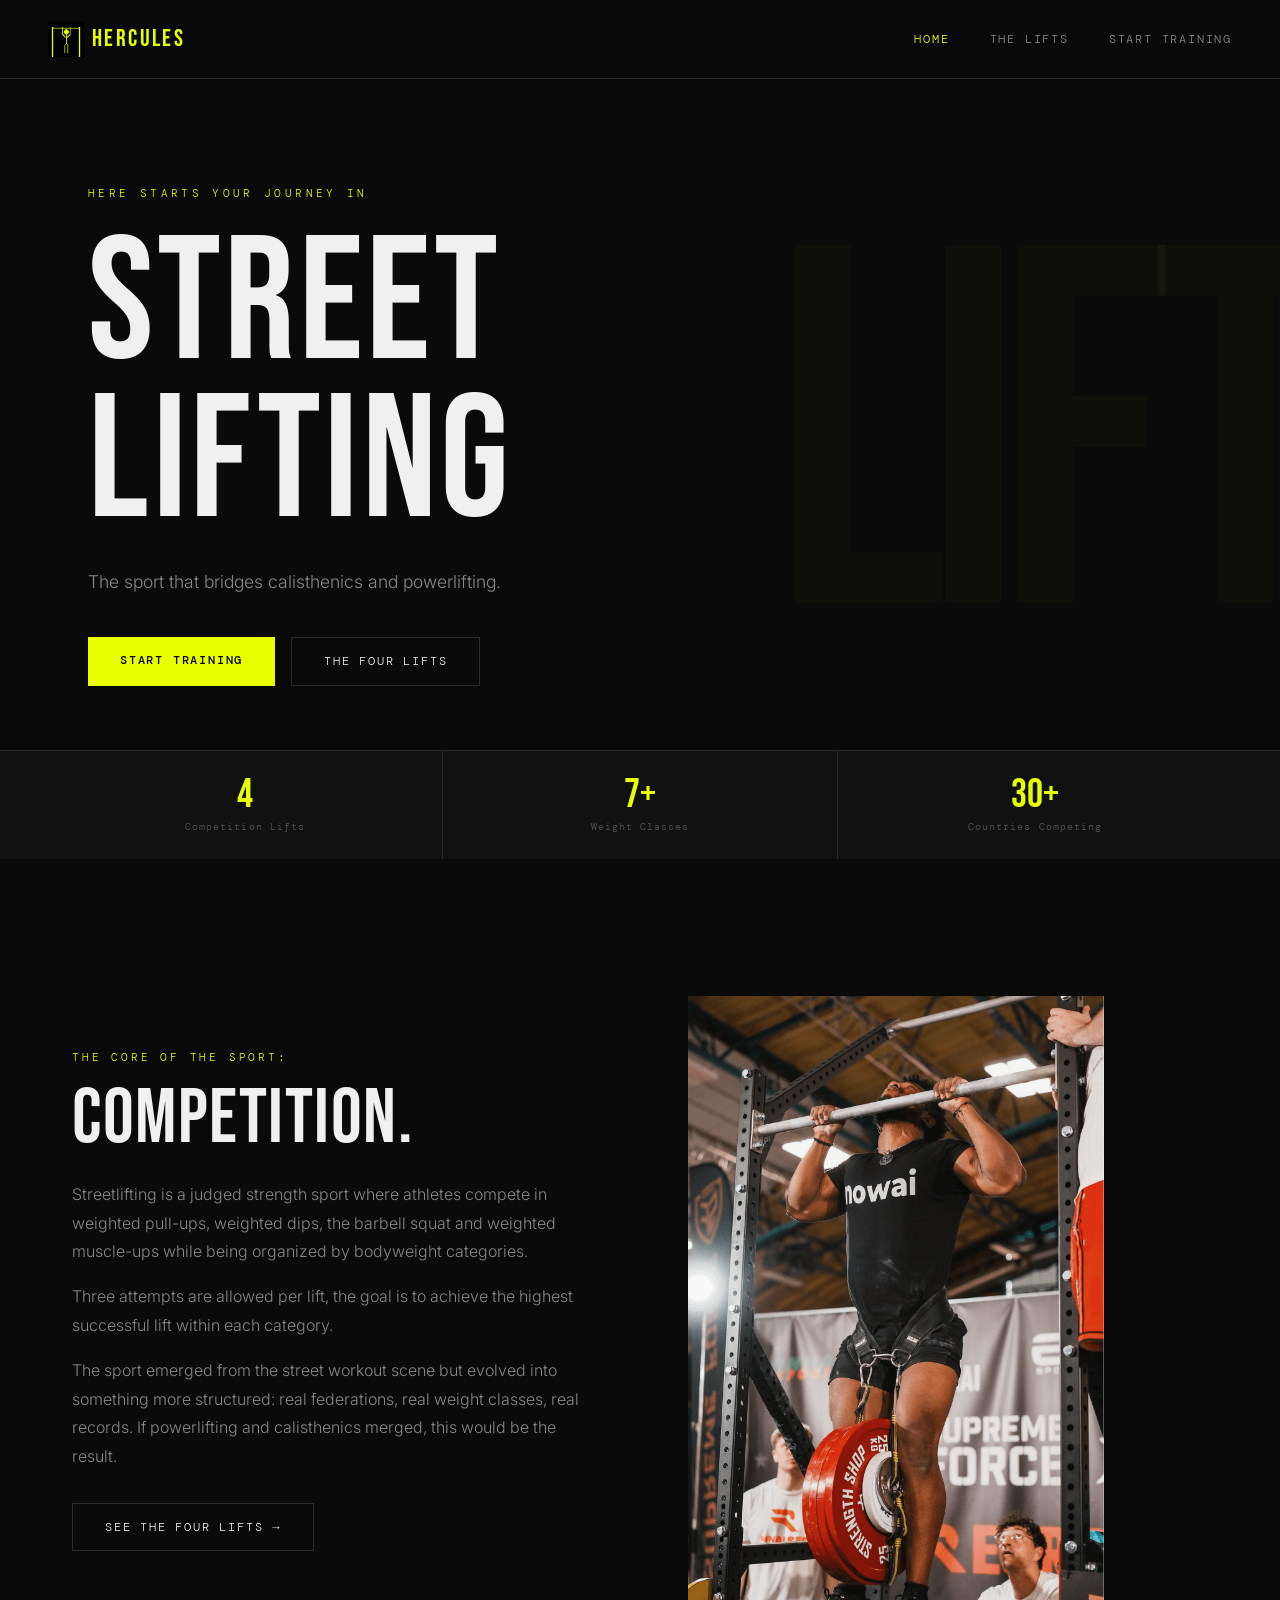
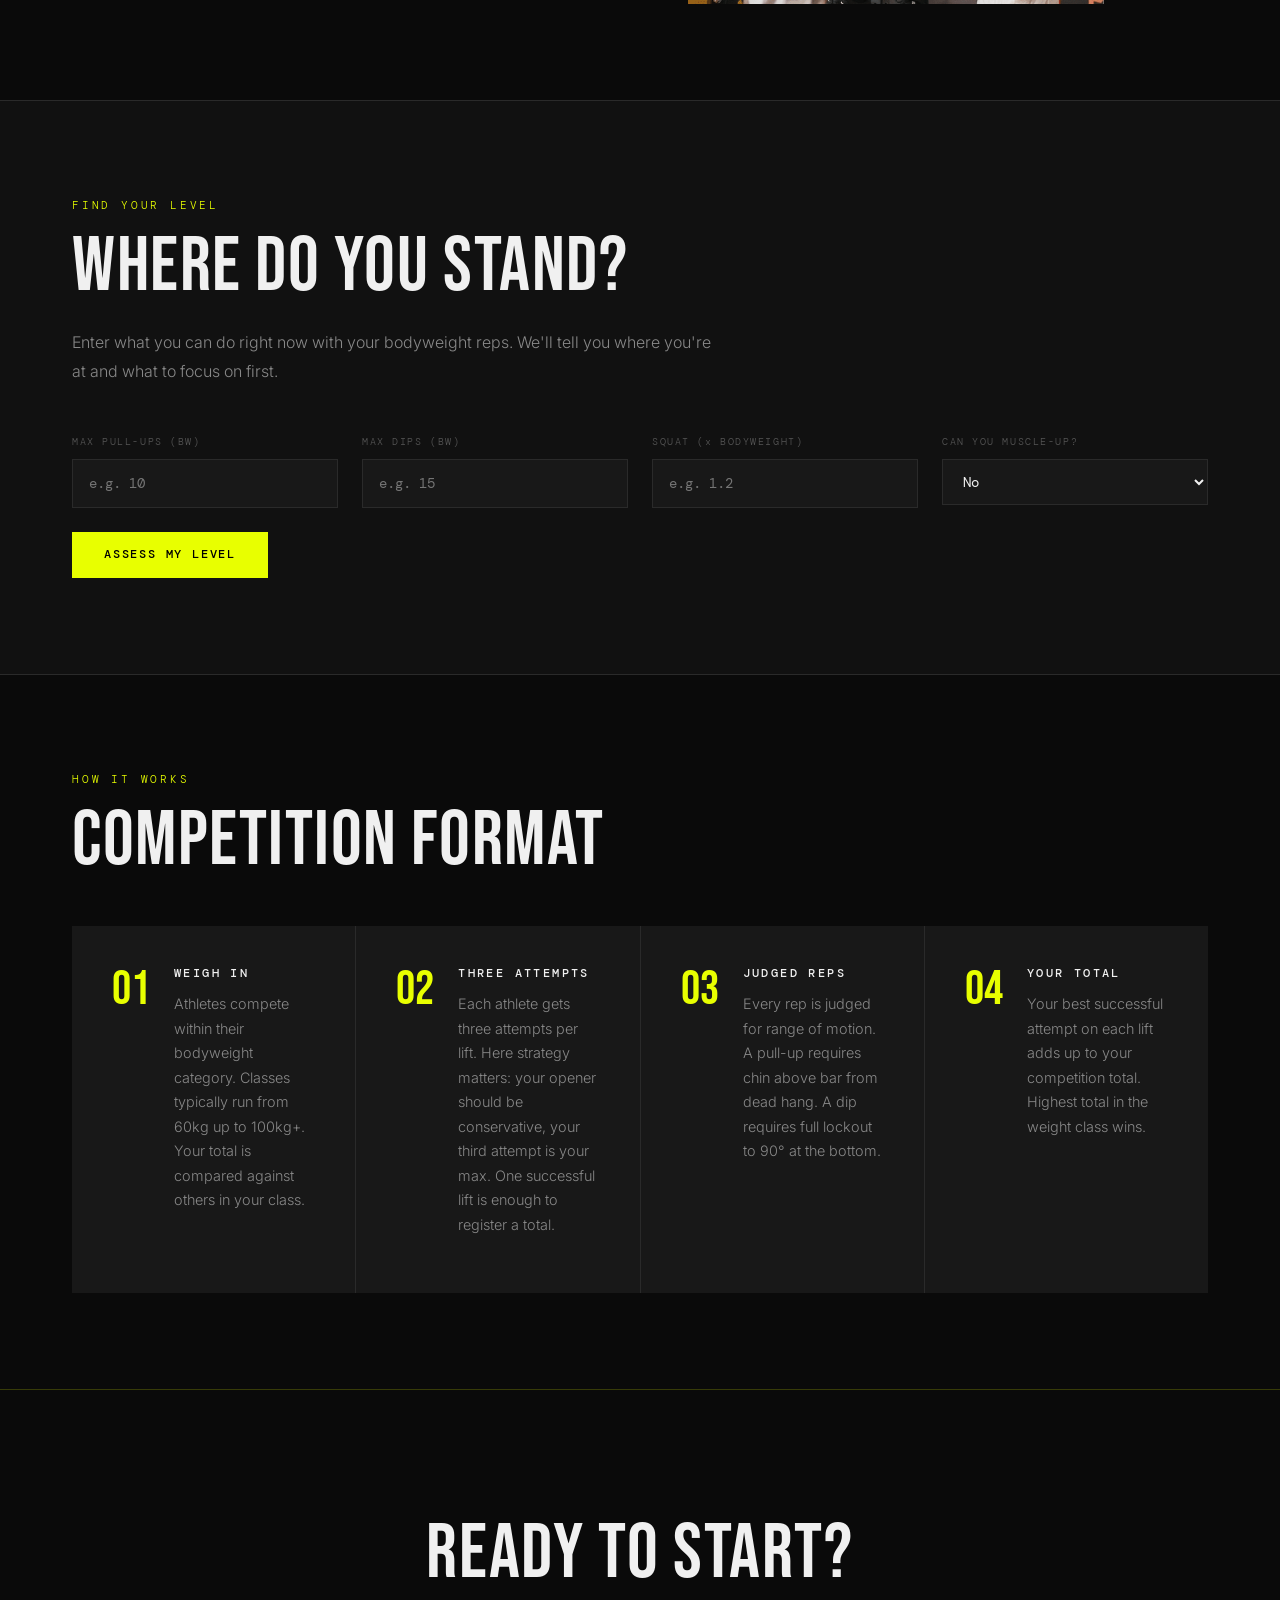
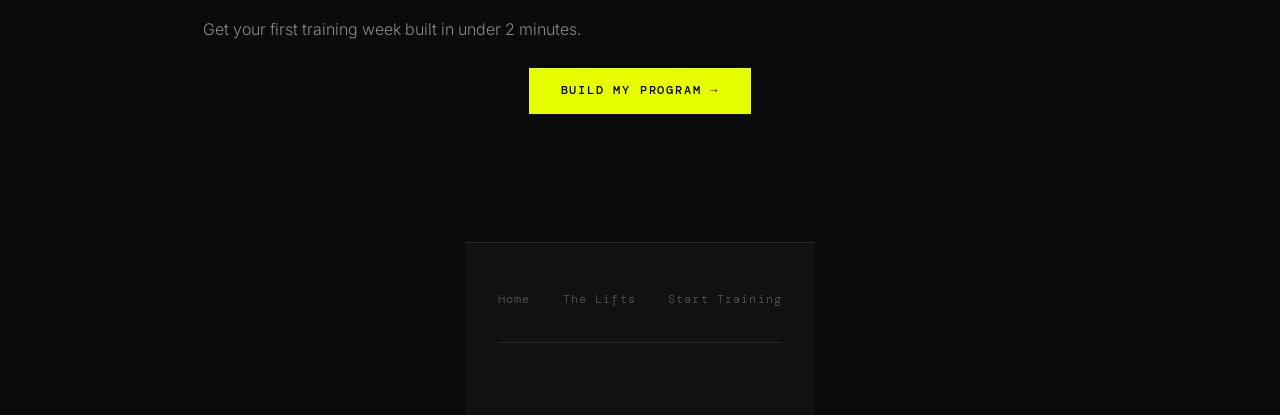
<file: index.html>
<!DOCTYPE html>
<html lang="en">
<head>
  <meta charset="UTF-8" />
  <meta name="viewport" content="width=device-width, initial-scale=1.0" />
  <title>STREETLIFTING: The Sport</title>
  <link rel="icon" href="favicon.ico" />
  <meta property="og:type" content="website" />
  <meta property="og:url" content="https://hercules-strenght.vercel.app/" />
  <meta property="og:title" content="STREETLIFTING: The Sport" />
  <meta property="og:description" content="The sport that bridges calisthenics and powerlifting. Learn the four lifts and start training." />
  <meta property="og:image" content="https://hercules-strenght.vercel.app/favicon.ico" />
  <meta name="twitter:card" content="summary" />
  <meta name="twitter:image" content="https://hercules-strenght.vercel.app/favicon.ico" />
  <link rel="stylesheet" href="https://cdn.jsdelivr.net/npm/bootstrap@5.3.3/dist/css/bootstrap.min.css" />
  <link rel="stylesheet" href="css/style.css" />
  <link href="https://fonts.googleapis.com/css2?family=Bebas+Neue&family=DM+Mono:wght@400;500&family=Inter:wght@300;400;500&display=swap" rel="stylesheet" />
</head>
<body>

  <!-- NAV -->
  <nav class="site-nav" id="navbar">
    <a href="index.html" class="nav-logo"><img src="favicon.ico" class="nav-logo-icon" alt="" />HERCULES</a>
    <div class="nav-links">
      <a href="index.html" class="active">HOME</a>
      <a href="lifts.html">THE LIFTS</a>
      <a href="start.html">START TRAINING</a>
    </div>
    <div class="nav-hamburger" id="hamburger">&#9776;</div>
  </nav>
  <div class="nav-mobile" id="mobileMenu">
    <a href="index.html">HOME</a>
    <a href="lifts.html">THE LIFTS</a>
    <a href="start.html">START TRAINING</a>
  </div>

  <!-- HERO -->
  <section class="hero">
    <div class="hero-bg-text">LIFT</div>
    <div class="hero-content">
      <div class="hero-eyebrow">HERE STARTS YOUR JOURNEY IN</div>
      <h1 class="hero-title">STREET<br/>LIFTING</h1>
      <p class="hero-sub">The sport that bridges calisthenics and powerlifting.</p>
      <div class="hero-cta-row">
        <a href="start.html" class="btn-primary-sl">START TRAINING</a>
        <a href="lifts.html" class="btn-ghost-sl">THE FOUR LIFTS</a>
      </div>
    </div>
    <div class="hero-stats-bar">
      <div class="hero-stat"><span class="stat-num">4</span><span class="stat-label">Competition Lifts</span></div>
      <div class="hero-stat"><span class="stat-num">7+</span><span class="stat-label">Weight Classes</span></div>
      <div class="hero-stat"><span class="stat-num">30+</span><span class="stat-label">Countries Competing</span></div>
    </div>
  </section>

  <!-- WHAT IS IT -->
  <section class="section-dark">
    <div class="container-sl">
      <div class="split-layout">
        <div class="split-text">
          <div class="section-eyebrow">THE CORE OF THE SPORT:</div>
          <h2 class="section-title">COMPETITION.</h2>
          <p class="body-text">Streetlifting is a judged strength sport where athletes compete in weighted pull-ups, weighted dips, the barbell squat and weighted muscle-ups while being organized by bodyweight categories.</p>
          <p class="body-text">Three attempts are allowed per lift, the goal is to achieve the highest successful lift within each category.</p>
          <p class="body-text">The sport emerged from the street workout scene but evolved into something more structured: real federations, real weight classes, real records. If powerlifting and calisthenics merged, this would be the result.</p>
          <a href="lifts.html" class="btn-ghost-sl mt-3 d-inline-block">SEE THE FOUR LIFTS →</a>
        </div>
        <div class="split-image">
          <img src="images/streetlifting.png" alt="Streetlifting competition" class="split-img" />
        </div>
      </div>
    </div>
  </section>

  <!-- SELF ASSESSMENT -->
  <section class="section-accent">
    <div class="container-sl">
      <div class="section-eyebrow">FIND YOUR LEVEL</div>
      <h2 class="section-title">WHERE DO YOU STAND?</h2>
      <p class="body-text mb-5">Enter what you can do right now with your bodyweight reps. We'll tell you where you're at and what to focus on first.</p>

      <div class="assessment-grid" id="assessmentForm">
        <div class="assess-input-group">
          <label class="assess-label">MAX PULL-UPS (BW)</label>
          <input type="number" class="assess-input" id="pullupReps" placeholder="e.g. 10" min="0" max="50" />
        </div>
        <div class="assess-input-group">
          <label class="assess-label">MAX DIPS (BW)</label>
          <input type="number" class="assess-input" id="dipReps" placeholder="e.g. 15" min="0" max="60" />
        </div>
        <div class="assess-input-group">
          <label class="assess-label">SQUAT (x BODYWEIGHT)</label>
          <input type="number" class="assess-input" id="squatBW" placeholder="e.g. 1.2" min="0" max="4" step="0.1" />
        </div>
        <div class="assess-input-group">
          <label class="assess-label">CAN YOU MUSCLE-UP?</label>
          <select class="assess-input" id="muscleupStatus">
            <option value="0">No</option>
            <option value="1">Yes (bodyweight)</option>
            <option value="2">Yes (weighted)</option>
          </select>
        </div>
      </div>

      <button class="btn-primary-sl mt-4" id="assessBtn">ASSESS MY LEVEL</button>

      <div class="assess-result hidden" id="assessResult"></div>
    </div>
  </section>

  <!-- COMPETITION FORMAT -->
  <section class="section-dark">
    <div class="container-sl">
      <div class="section-eyebrow">HOW IT WORKS</div>
      <h2 class="section-title">COMPETITION FORMAT</h2>
      <div class="format-steps">
        <div class="format-step">
          <div class="step-num">01</div>
          <div class="step-content">
            <h3>WEIGH IN</h3>
            <p>Athletes compete within their bodyweight category. Classes typically run from 60kg up to 100kg+. Your total is compared against others in your class.</p>
          </div>
        </div>
        <div class="format-step">
          <div class="step-num">02</div>
          <div class="step-content">
            <h3>THREE ATTEMPTS</h3>
            <p>Each athlete gets three attempts per lift. Here strategy matters: your opener should be conservative, your third attempt is your max. One successful lift is enough to register a total.</p>
          </div>
        </div>
        <div class="format-step">
          <div class="step-num">03</div>
          <div class="step-content">
            <h3>JUDGED REPS</h3>
            <p>Every rep is judged for range of motion. A pull-up requires chin above bar from dead hang. A dip requires full lockout to 90° at the bottom.</p>
          </div>
        </div>
        <div class="format-step">
          <div class="step-num">04</div>
          <div class="step-content">
            <h3>YOUR TOTAL</h3>
            <p>Your best successful attempt on each lift adds up to your competition total. Highest total in the weight class wins.</p>
          </div>
        </div>
      </div>
    </div>
  </section>

  <!-- CTA -->
  <section class="section-cta">
    <div class="container-sl text-center">
      <h2 class="section-title">READY TO START?</h2>
      <p class="body-text mb-4">Get your first training week built in under 2 minutes.</p>
      <a href="start.html" class="btn-primary-sl">BUILD MY PROGRAM →</a>
    </div>
  </section>

  <!-- FOOTER -->
  <footer class="site-footer">
    <div class="container-sl">
      <div class="footer-top">
        <div class="footer-links">
          <a href="index.html">Home</a>
          <a href="lifts.html">The Lifts</a>
          <a href="start.html">Start Training</a>
        </div>
      </div>
    </div>
  </footer>

  <script src="https://cdn.jsdelivr.net/npm/bootstrap@5.3.3/dist/js/bootstrap.bundle.min.js"></script>
  <script src="js/nav.js"></script>
  <script src="js/assessment.js"></script>
</body>
</html>
</file>
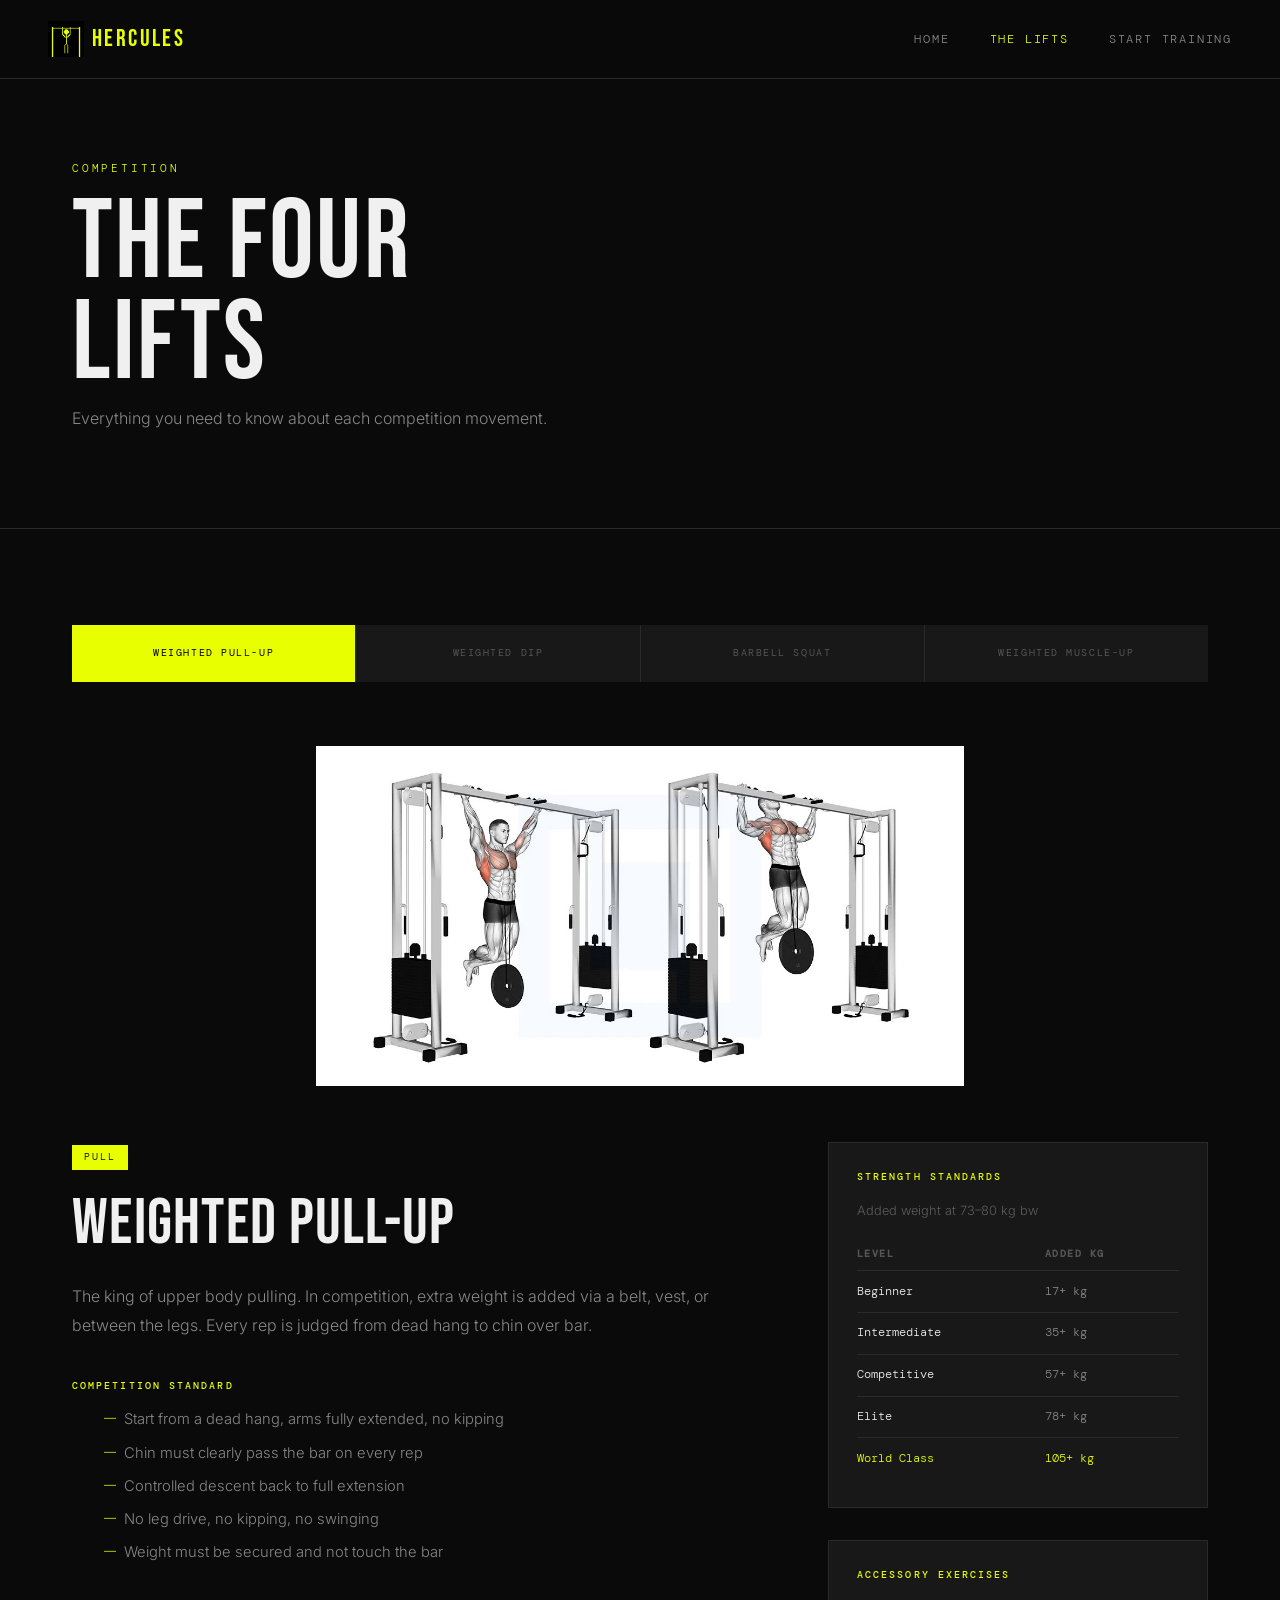
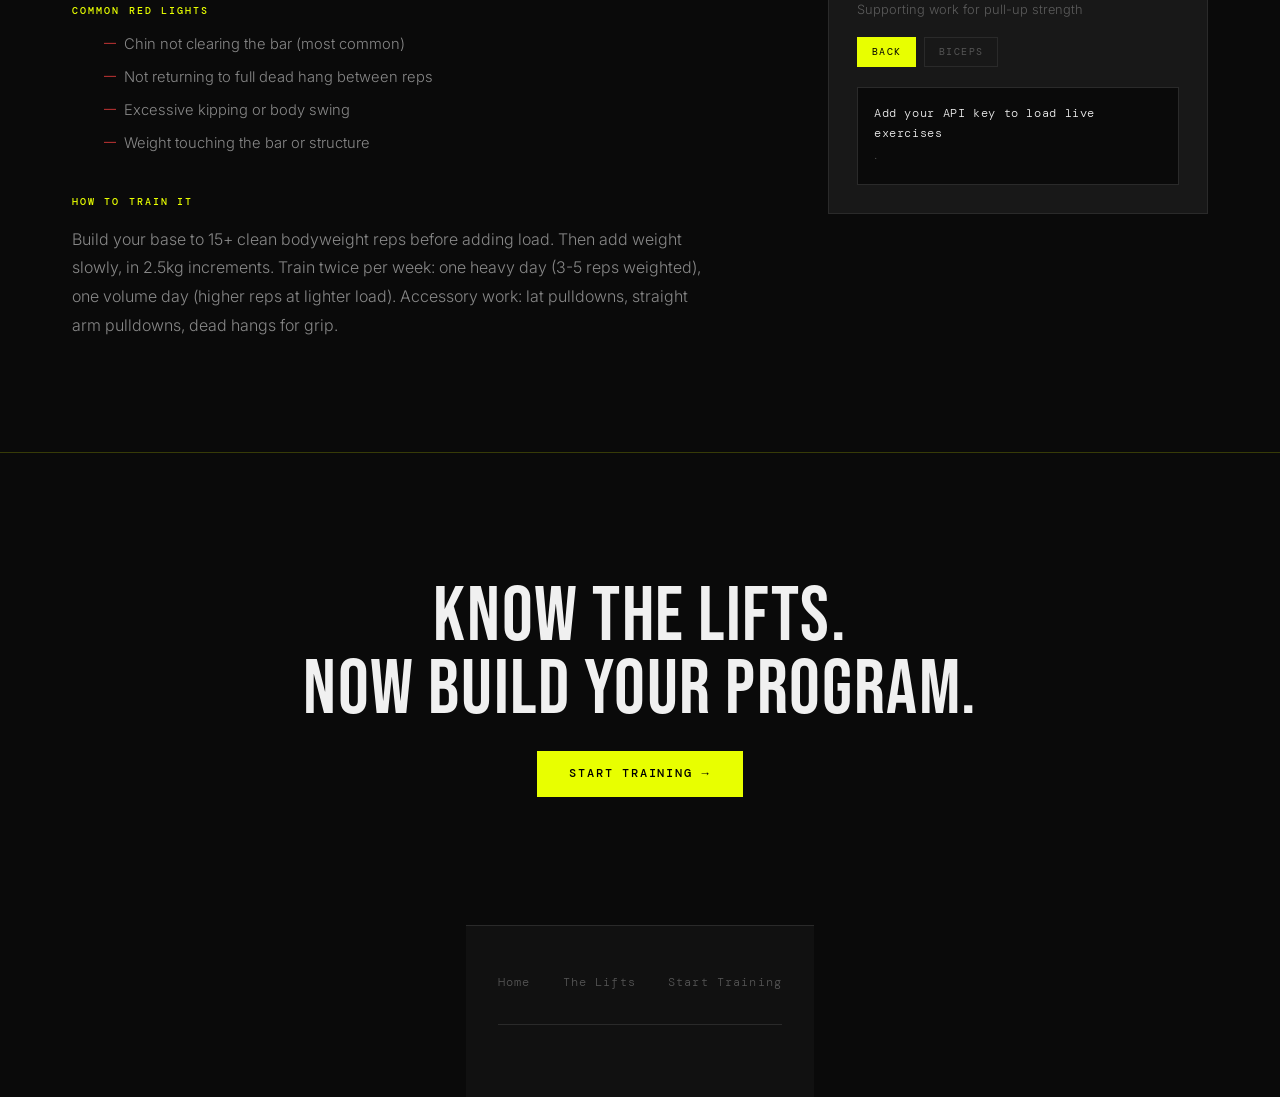
<file: lifts.html>
<!DOCTYPE html>
<html lang="en">
<head>
  <meta charset="UTF-8" />
  <meta name="viewport" content="width=device-width, initial-scale=1.0" />
  <title>The Four Lifts | STREETLIFTING</title>
  <link rel="icon" href="favicon.ico" />
  <meta property="og:type" content="website" />
  <meta property="og:url" content="https://hercules-strenght.vercel.app/lifts.html" />
  <meta property="og:title" content="The Four Lifts | STREETLIFTING" />
  <meta property="og:description" content="Everything you need to know about weighted pull-ups, weighted dips, barbell squat and weighted muscle-ups." />
  <meta property="og:image" content="https://hercules-strenght.vercel.app/favicon.ico" />
  <meta name="twitter:card" content="summary" />
  <meta name="twitter:image" content="https://hercules-strenght.vercel.app/favicon.ico" />
  <link rel="stylesheet" href="https://cdn.jsdelivr.net/npm/bootstrap@5.3.3/dist/css/bootstrap.min.css" />
  <link rel="stylesheet" href="css/style.css" />
  <link href="https://fonts.googleapis.com/css2?family=Bebas+Neue&family=DM+Mono:wght@400;500&family=Inter:wght@300;400;500&display=swap" rel="stylesheet" />
</head>
<body>

  <nav class="site-nav" id="navbar">
    <a href="index.html" class="nav-logo"><img src="favicon.ico" class="nav-logo-icon" alt="" />HERCULES</a>
    <div class="nav-links">
      <a href="index.html">HOME</a>
      <a href="lifts.html" class="active">THE LIFTS</a>
      <a href="start.html">START TRAINING</a>
    </div>
    <div class="nav-hamburger" id="hamburger">&#9776;</div>
  </nav>
  <div class="nav-mobile" id="mobileMenu">
    <a href="index.html">HOME</a>
    <a href="lifts.html">THE LIFTS</a>
    <a href="start.html">START TRAINING</a>
  </div>

  <!-- PAGE HEADER -->
  <section class="page-header">
    <div class="container-sl">
      <div class="section-eyebrow">COMPETITION</div>
      <h1 class="hero-title" style="font-size: clamp(3rem, 10vw, 7rem);">THE FOUR<br/>LIFTS</h1>
      <p class="body-text">Everything you need to know about each competition movement.</p>
    </div>
  </section>

  <!-- LIFT TABS -->
  <section class="section-dark">
    <div class="container-sl">
      <div class="lift-tabs" id="liftTabs">
        <button class="lift-tab active" data-lift="pullup">WEIGHTED PULL-UP</button>
        <button class="lift-tab" data-lift="dip">WEIGHTED DIP</button>
        <button class="lift-tab" data-lift="squat">BARBELL SQUAT</button>
        <button class="lift-tab" data-lift="muscleup">WEIGHTED MUSCLE-UP</button>
      </div>

      <!-- PULL-UP PANEL -->
      <div class="lift-panel active" id="panel-pullup">
        <img src="images/pullup.jpeg" alt="Weighted Pull-up" class="lift-panel-img" />
        <div class="lift-detail-layout">
          <div class="lift-detail-main">
            <div class="lift-badge">PULL</div>
            <h2 class="lift-detail-title">WEIGHTED PULL-UP</h2>
            <p class="body-text">The king of upper body pulling. In competition, extra weight is added via a belt, vest, or between the legs. Every rep is judged from dead hang to chin over bar.</p>

            <div class="detail-block">
              <h4 class="detail-heading">COMPETITION STANDARD</h4>
              <ul class="standards-list">
                <li>Start from a dead hang, arms fully extended, no kipping</li>
                <li>Chin must clearly pass the bar on every rep</li>
                <li>Controlled descent back to full extension</li>
                <li>No leg drive, no kipping, no swinging</li>
                <li>Weight must be secured and not touch the bar</li>
              </ul>
            </div>

            <div class="detail-block">
              <h4 class="detail-heading">COMMON RED LIGHTS</h4>
              <ul class="redlight-list">
                <li>Chin not clearing the bar (most common)</li>
                <li>Not returning to full dead hang between reps</li>
                <li>Excessive kipping or body swing</li>
                <li>Weight touching the bar or structure</li>
              </ul>
            </div>

            <div class="detail-block">
              <h4 class="detail-heading">HOW TO TRAIN IT</h4>
              <p class="body-text">Build your base to 15+ clean bodyweight reps before adding load. Then add weight slowly, in 2.5kg increments. Train twice per week: one heavy day (3-5 reps weighted), one volume day (higher reps at lighter load). Accessory work: lat pulldowns, straight arm pulldowns, dead hangs for grip.</p>
            </div>
          </div>

          <div class="lift-detail-side">
            <div class="standards-table-wrap">
              <h4 class="detail-heading">STRENGTH STANDARDS</h4>
              <p class="body-text" style="font-size:0.8rem; opacity:0.6; margin-bottom:1rem;">Added weight at 73–80 kg bw</p>
              <table class="standards-table">
                <thead>
                  <tr><th>LEVEL</th><th>ADDED KG</th></tr>
                </thead>
                <tbody>
                  <tr><td>Beginner</td><td>17+ kg</td>
                  <tr><td>Intermediate</td><td>35+ kg</td>
                  <tr><td>Competitive</td><td>57+ kg</td>
                  <tr><td>Elite</td><td>78+ kg</td>
                  <tr><td>World Class</td><td>105+ kg</td>
                </tbody>
              </table>
            </div>

            <!-- API ACCESSORY SECTION -->
            <div class="accessory-wrap">
              <h4 class="detail-heading">ACCESSORY EXERCISES</h4>
              <p class="body-text" style="font-size:0.8rem; opacity:0.6; margin-bottom:1rem;">Supporting work for pull-up strength</p>
              <div class="accessory-filter-row">
                <button class="accessory-filter active" data-muscle="back">BACK</button>
                <button class="accessory-filter" data-muscle="biceps">BICEPS</button>
              </div>
              <div class="accessory-results" id="accessory-pullup">
                <div class="api-loading">Loading exercises...</div>
              </div>
            </div>
          </div>
        </div>
      </div>

      <!-- DIP PANEL -->
      <div class="lift-panel" id="panel-dip">
        <img src="images/dips.jpg" alt="Weighted Dip" class="lift-panel-img" />
        <div class="lift-detail-layout">
          <div class="lift-detail-main">
            <div class="lift-badge">PUSH</div>
            <h2 class="lift-detail-title">WEIGHTED DIP</h2>
            <p class="body-text">The pressing counterpart to the pull-up. Performed on parallel bars with added weight. Requires full lockout at the top and 90° elbow bend at the bottom minimum.</p>

            <div class="detail-block">
              <h4 class="detail-heading">COMPETITION STANDARD</h4>
              <ul class="standards-list">
                <li>Start at full lockout, arms completely straight</li>
                <li>Lower until upper arm is parallel to the ground (90° at elbow)</li>
                <li>Return to full lockout, no partial reps</li>
                <li>Body stays controlled, no excessive forward lean</li>
                <li>Feet must not touch the bars or ground</li>
              </ul>
            </div>

            <div class="detail-block">
              <h4 class="detail-heading">COMMON RED LIGHTS</h4>
              <ul class="redlight-list">
                <li>Not reaching 90° depth at the bottom</li>
                <li>Not locking out fully at the top</li>
                <li>Feet touching the structure</li>
                <li>Excessive forward lean beyond what's needed</li>
              </ul>
            </div>

            <div class="detail-block">
              <h4 class="detail-heading">HOW TO TRAIN IT</h4>
              <p class="body-text">Reach 20+ clean bodyweight dips before loading. Add weight in 5kg steps. Heavy day: 3-5 reps at 85-90% max. Volume day: multiple sets of 8-12 at moderate weight. Accessory: tricep pushdowns, chest press, shoulder stability work.</p>
            </div>
          </div>

          <div class="lift-detail-side">
            <div class="standards-table-wrap">
              <h4 class="detail-heading">STRENGTH STANDARDS</h4>
              <p class="body-text" style="font-size:0.8rem; opacity:0.6; margin-bottom:1rem;">Added weight at 73–80 kg bw</p>
              <table class="standards-table">
                <thead>
                  <tr><th>LEVEL</th><th>ADDED KG</th></tr>
                </thead>
                <tbody>
                  <tr><td>Beginner</td><td>28+ kg</td></tr>
                  <tr><td>Intermediate</td><td>57+ kg</td></tr>
                  <tr><td>Competitive</td><td>90+ kg</td></tr>
                  <tr><td>Elite</td><td>122+ kg</td></tr>
                  <tr><td>World Class</td><td>168 kg+</td></tr>
                </tbody>
              </table>
            </div>

            <div class="accessory-wrap">
              <h4 class="detail-heading">ACCESSORY EXERCISES</h4>
              <p class="body-text" style="font-size:0.8rem; opacity:0.6; margin-bottom:1rem;">Supporting work for dip strength</p>
              <div class="accessory-filter-row">
                <button class="accessory-filter active" data-muscle="triceps">TRICEPS</button>
                <button class="accessory-filter" data-muscle="chest">CHEST</button>
              </div>
              <div class="accessory-results" id="accessory-dip">
                <div class="api-loading">Loading exercises...</div>
              </div>
            </div>
          </div>
        </div>
      </div>

      <!-- SQUAT PANEL -->
      <div class="lift-panel" id="panel-squat">
        <img src="images/squats.jpg" alt="Barbell Squat" class="lift-panel-img" />
        <div class="lift-detail-layout">
          <div class="lift-detail-main">
            <div class="lift-badge">LEGS</div>
            <h2 class="lift-detail-title">BARBELL SQUAT</h2>
            <p class="body-text">The raw strength anchor of streetlifting. A back squat judged to competition depth, hip crease below knee. Often the lift that separates the competitors from the contenders.</p>

            <div class="detail-block">
              <h4 class="detail-heading">COMPETITION STANDARD</h4>
              <ul class="standards-list">
                <li>Bar on upper back (high or low bar, athlete's choice)</li>
                <li>Hip crease must pass below the top of the knee at the bottom</li>
                <li>Stand to full lockout at the top</li>
                <li>No squat suit or wraps unless federation allows</li>
                <li>Wait for the judge's signal before beginning and racking</li>
              </ul>
            </div>

            <div class="detail-block">
              <h4 class="detail-heading">COMMON RED LIGHTS</h4>
              <ul class="redlight-list">
                <li>Depth not reached (most common fault in competition)</li>
                <li>Not waiting for the rack signal</li>
                <li>Forward lean causing bar to shift</li>
                <li>Knee cave at the bottom</li>
              </ul>
            </div>

            <div class="detail-block">
              <h4 class="detail-heading">HOW TO TRAIN IT</h4>
              <p class="body-text">Train depth from day one; never squat to a box that's too high. Program linear progression: add 2.5–5kg per session when you're newer. Run 3–5 rep sets for competition prep. Accessory: Romanian deadlifts, leg press, Bulgarian split squats, core work.</p>
            </div>
          </div>

          <div class="lift-detail-side">
            <div class="standards-table-wrap">
              <h4 class="detail-heading">STRENGTH STANDARDS</h4>
              <p class="body-text" style="font-size:0.8rem; opacity:0.6; margin-bottom:1rem;">Total weight lifted at 73–80kg bw</p>
              <table class="standards-table">
                <thead>
                  <tr><th>LEVEL</th><th>SQUAT (KG)</th></tr>
                </thead>
                <tbody>
                  <tr><td>Beginner</td><td>100+ kg</td></tr>
                  <tr><td>Intermediate</td><td>135+ kg</td></tr>
                  <tr><td>Competitive</td><td>172+ kg</td></tr>
                  <tr><td>Elite</td><td>205+ kg</td></tr>
                  <tr><td>World Class</td><td>280+ kg</td></tr>
                </tbody>
              </table>
            </div>

            <div class="accessory-wrap">
              <h4 class="detail-heading">ACCESSORY EXERCISES</h4>
              <p class="body-text" style="font-size:0.8rem; opacity:0.6; margin-bottom:1rem;">Supporting work for squat strength</p>
              <div class="accessory-filter-row">
                <button class="accessory-filter active" data-muscle="quadriceps">QUADS</button>
                <button class="accessory-filter" data-muscle="glutes">GLUTES</button>
              </div>
              <div class="accessory-results" id="accessory-squat">
                <div class="api-loading">Loading exercises...</div>
              </div>
            </div>
          </div>
        </div>
      </div>

      <!-- MUSCLE-UP PANEL -->
      <div class="lift-panel" id="panel-muscleup">
        <img src="images/mu.jpeg" alt="Weighted Muscle-up" class="lift-panel-img" />
        <div class="lift-detail-layout">
          <div class="lift-detail-main">
            <div class="lift-badge">SKILL</div>
            <h2 class="lift-detail-title">WEIGHTED MUSCLE-UP</h2>
            <p class="body-text">The technical crown of the sport. A bar muscle-up performed with additional weight, requiring both pulling and pushing strength plus the transition. The hardest lift to judge cleanly.</p>

            <div class="detail-block">
              <h4 class="detail-heading">COMPETITION STANDARD</h4>
              <ul class="standards-list">
                <li>Start from dead hang</li>
                <li>Pull through the bar to a full dip lockout at the top</li>
                <li>No kipping (strict muscle-up only, federation dependent)</li>
                <li>Arms fully extended at the top before descent</li>
                <li>Controlled return to dead hang</li>
              </ul>
            </div>

            <div class="detail-block">
              <h4 class="detail-heading">COMMON RED LIGHTS</h4>
              <ul class="redlight-list">
                <li>Not locking out at the top</li>
                <li>Excessive kipping (federation dependent)</li>
                <li>Not returning to dead hang</li>
                <li>Incomplete transition (chest not clearing the bar)</li>
              </ul>
            </div>

            <div class="detail-block">
              <h4 class="detail-heading">HOW TO TRAIN IT</h4>
              <p class="body-text">You need a strict muscle-up before adding any weight. Period. Build to 5+ clean bodyweight reps first. Then add 2.5kg at a time; transitions get harder fast with load. Train the pull and the dip separately at higher loads than your muscle-up max. Technique is everything here.</p>
            </div>
          </div>

          <div class="lift-detail-side">
            <div class="standards-table-wrap">
              <h4 class="detail-heading">STRENGTH STANDARDS</h4>
              <p class="body-text" style="font-size:0.8rem; opacity:0.6; margin-bottom:1rem;">Added weight (kg) at bodyweight 75–82kg</p>
              <table class="standards-table">
                <thead>
                  <tr><th>LEVEL</th><th>ADDED KG</th></tr>
                </thead>
                <tbody>
                  <tr><td>Beginner</td><td>BW only</td></tr>
                  <tr><td>Intermediate</td><td>5–20 kg</td></tr>
                  <tr><td>Competitive</td><td>20–35 kg</td></tr>
                  <tr><td>Elite</td><td>35–50 kg</td></tr>
                  <tr><td>World Class</td><td>50 kg+</td></tr>
                </tbody>
              </table>
            </div>

            <div class="accessory-wrap">
              <h4 class="detail-heading">ACCESSORY EXERCISES</h4>
              <p class="body-text" style="font-size:0.8rem; opacity:0.6; margin-bottom:1rem;">Supporting work for muscle-up strength</p>
              <div class="accessory-filter-row">
                <button class="accessory-filter active" data-muscle="back">BACK</button>
                <button class="accessory-filter" data-muscle="triceps">TRICEPS</button>
              </div>
              <div class="accessory-results" id="accessory-muscleup">
                <div class="api-loading">Loading exercises...</div>
              </div>
            </div>
          </div>
        </div>
      </div>

    </div>
  </section>

  <section class="section-cta">
    <div class="container-sl text-center">
      <h2 class="section-title">KNOW THE LIFTS.<br/>NOW BUILD YOUR PROGRAM.</h2>
      <a href="start.html" class="btn-primary-sl">START TRAINING →</a>
    </div>
  </section>

  <footer class="site-footer">
    <div class="container-sl">
      <div class="footer-top">
        <div class="footer-links">
          <a href="index.html">Home</a>
          <a href="lifts.html">The Lifts</a>
          <a href="start.html">Start Training</a>
        </div>
      </div>
    </div>
  </footer>

  <script src="https://cdn.jsdelivr.net/npm/bootstrap@5.3.3/dist/js/bootstrap.bundle.min.js"></script>
  <script src="js/nav.js"></script>
  <script src="js/lifts.js"></script>
</body>
</html>
</file>
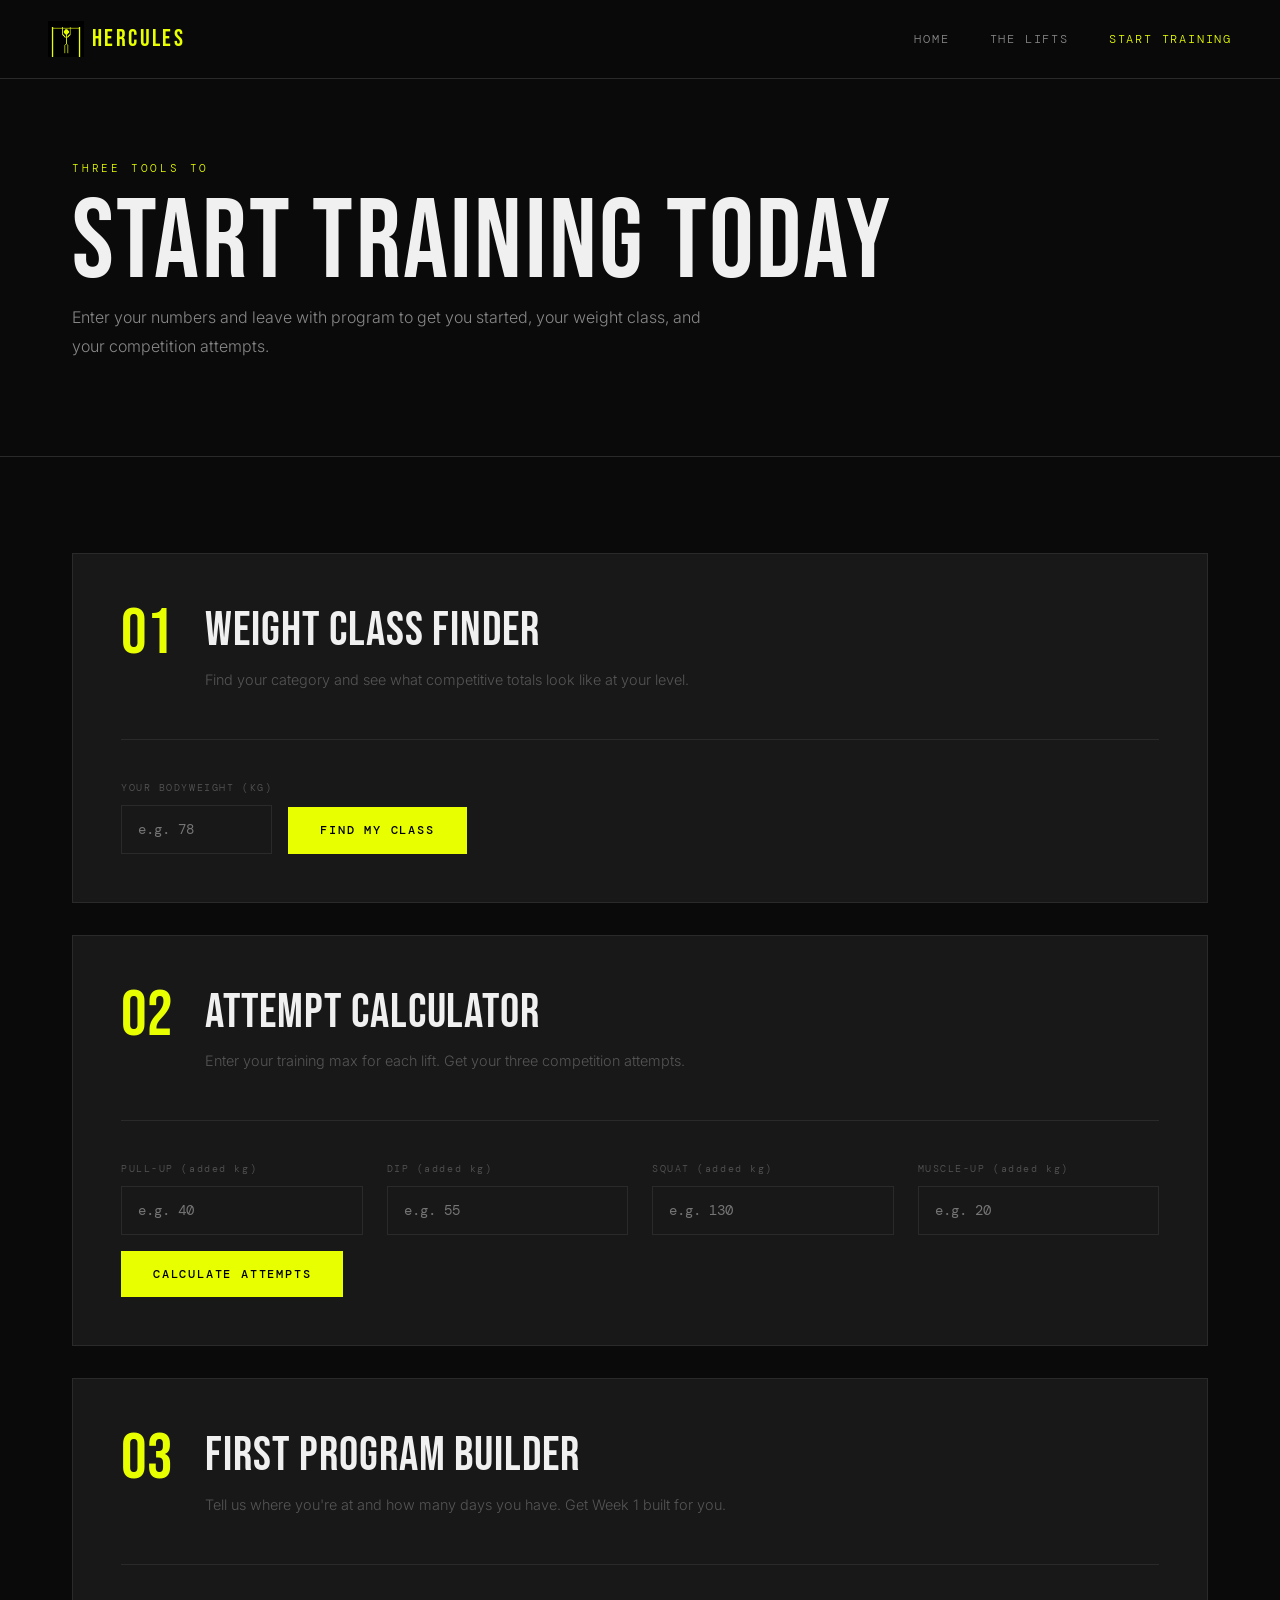
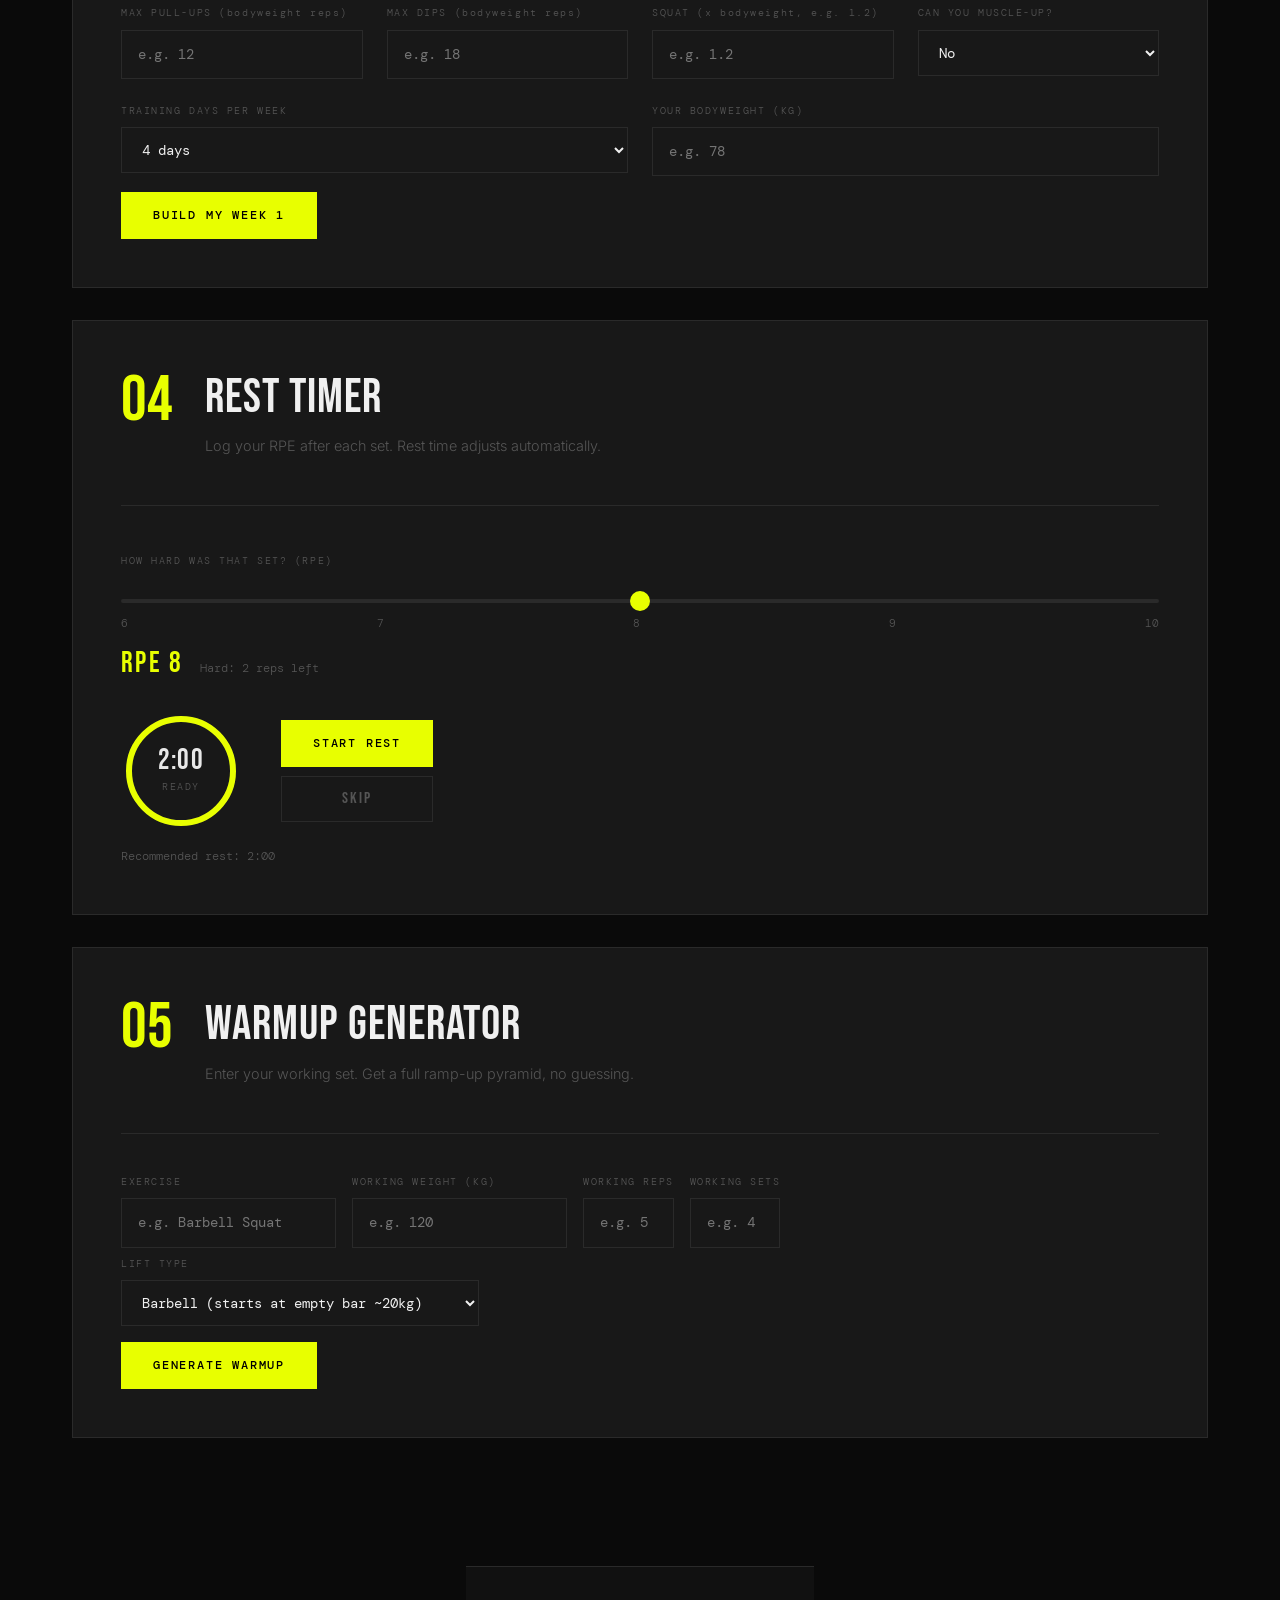
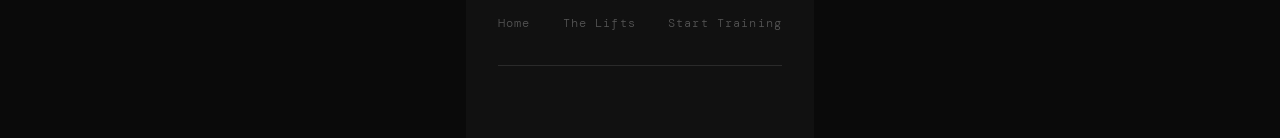
<file: start.html>
<!DOCTYPE html>
<html lang="en">
<head>
  <meta charset="UTF-8" />
  <meta name="viewport" content="width=device-width, initial-scale=1.0" />
  <title>Start Training | STREETLIFTING</title>
  <link rel="icon" href="favicon.ico" />
  <meta property="og:type" content="website" />
  <meta property="og:url" content="https://hercules-strenght.vercel.app/start.html" />
  <meta property="og:title" content="Start Training | STREETLIFTING" />
  <meta property="og:description" content="Find your weight class, calculate your competition attempts, and build your first training program." />
  <meta property="og:image" content="https://hercules-strenght.vercel.app/favicon.ico" />
  <meta name="twitter:card" content="summary" />
  <meta name="twitter:image" content="https://hercules-strenght.vercel.app/favicon.ico" />
  <link rel="stylesheet" href="https://cdn.jsdelivr.net/npm/bootstrap@5.3.3/dist/css/bootstrap.min.css" />
  <link rel="stylesheet" href="css/style.css" />
  <link href="https://fonts.googleapis.com/css2?family=Bebas+Neue&family=DM+Mono:wght@400;500&family=Inter:wght@300;400;500&display=swap" rel="stylesheet" />
</head>
<body>

  <nav class="site-nav" id="navbar">
    <a href="index.html" class="nav-logo"><img src="favicon.ico" class="nav-logo-icon" alt="" />HERCULES</a>
    <div class="nav-links">
      <a href="index.html">HOME</a>
      <a href="lifts.html">THE LIFTS</a>
      <a href="start.html" class="active">START TRAINING</a>
    </div>
    <div class="nav-hamburger" id="hamburger">&#9776;</div>
  </nav>
  <div class="nav-mobile" id="mobileMenu">
    <a href="index.html">HOME</a>
    <a href="lifts.html">THE LIFTS</a>
    <a href="start.html">START TRAINING</a>
  </div>

  <section class="page-header">
    <div class="container-sl">
      <div class="section-eyebrow">THREE TOOLS TO</div>
      <h1 class="hero-title" style="font-size: clamp(3rem, 10vw, 7rem);">START TRAINING TODAY</h1>
      <p class="body-text">Enter your numbers and leave with program to get you started, your weight class, and your competition attempts.</p>
    </div>
  </section>

  <!-- DASHBOARD -->
  <section class="section-dark">
    <div class="container-sl">

      <!-- TOOL 1: WEIGHT CLASS FINDER -->
      <div class="tool-block">
        <div class="tool-header">
          <div class="tool-num">01</div>
          <div>
            <h2 class="tool-title">WEIGHT CLASS FINDER</h2>
            <p class="tool-subtitle">Find your category and see what competitive totals look like at your level.</p>
          </div>
        </div>

        <div class="tool-inputs-row">
          <div class="tool-input-group">
            <label class="assess-label">YOUR BODYWEIGHT (KG)</label>
            <input type="number" class="assess-input" id="bwInput" placeholder="e.g. 78" min="40" max="200" />
          </div>
          <button class="btn-primary-sl" id="findClassBtn">FIND MY CLASS</button>
        </div>

        <!-- Dashboard cards -->
        <div class="dashboard-cards hidden" id="classCards">
          <div class="dash-card" id="card-class">
            <div class="dash-card-label">WEIGHT CLASS</div>
            <div class="dash-card-value" id="val-class">-</div>
            <div class="dash-card-sub" id="val-classsub">-</div>
          </div>
          <div class="dash-card" id="card-pullup-std">
            <div class="dash-card-label">COMPETITIVE PULL-UP</div>
            <div class="dash-card-value" id="val-pullup-std">-</div>
            <div class="dash-card-sub">added weight (kg)</div>
          </div>
          <div class="dash-card" id="card-dip-std">
            <div class="dash-card-label">COMPETITIVE DIP</div>
            <div class="dash-card-value" id="val-dip-std">-</div>
            <div class="dash-card-sub">added weight (kg)</div>
          </div>
          <div class="dash-card" id="card-squat-std">
            <div class="dash-card-label">COMPETITIVE SQUAT</div>
            <div class="dash-card-value" id="val-squat-std">-</div>
            <div class="dash-card-sub">total weight (kg)</div>
          </div>
          <div class="dash-card" id="card-mu-std">
            <div class="dash-card-label">COMPETITIVE MUSCLE-UP</div>
            <div class="dash-card-value" id="val-mu-std">-</div>
            <div class="dash-card-sub">added weight (kg)</div>
          </div>
        </div>
      </div>

      <!-- TOOL 2: ATTEMPT CALCULATOR -->
      <div class="tool-block">
        <div class="tool-header">
          <div class="tool-num">02</div>
          <div>
            <h2 class="tool-title">ATTEMPT CALCULATOR</h2>
            <p class="tool-subtitle">Enter your training max for each lift. Get your three competition attempts.</p>
          </div>
        </div>

        <div class="attempt-grid">
          <div class="attempt-lift-input">
            <label class="assess-label">PULL-UP (added kg)</label>
            <input type="number" class="assess-input" id="att-pullup" placeholder="e.g. 40" min="0" />
          </div>
          <div class="attempt-lift-input">
            <label class="assess-label">DIP (added kg)</label>
            <input type="number" class="assess-input" id="att-dip" placeholder="e.g. 55" min="0" />
          </div>
          <div class="attempt-lift-input">
            <label class="assess-label">SQUAT (added kg)</label>
            <input type="number" class="assess-input" id="att-squat" placeholder="e.g. 130" min="0" />
          </div>
          <div class="attempt-lift-input">
            <label class="assess-label">MUSCLE-UP (added kg)</label>
            <input type="number" class="assess-input" id="att-mu" placeholder="e.g. 20" min="0" />
          </div>
        </div>
        <button class="btn-primary-sl mt-3" id="calcAttemptsBtn">CALCULATE ATTEMPTS</button>

        <div class="attempts-result hidden" id="attemptsResult">
          <div class="attempts-table-wrap">
            <table class="attempts-table">
              <thead>
                <tr>
                  <th>LIFT</th>
                  <th>OPENER <span class="attempt-pct">~90%</span></th>
                  <th>2ND <span class="attempt-pct">~100%</span></th>
                  <th>3RD <span class="attempt-pct">~103%</span></th>
                </tr>
              </thead>
              <tbody id="attemptsBody"></tbody>
            </table>
          </div>
          <p class="attempt-note">Openers are conservative: you want them in the bag. 3rd attempts should scare you slightly.</p>
        </div>
      </div>

      <!-- TOOL 3: PROGRAM BUILDER -->
      <div class="tool-block">
        <div class="tool-header">
          <div class="tool-num">03</div>
          <div>
            <h2 class="tool-title">FIRST PROGRAM BUILDER</h2>
            <p class="tool-subtitle">Tell us where you're at and how many days you have. Get Week 1 built for you.</p>
          </div>
        </div>

        <div class="program-inputs">
          <div class="program-inputs-row">
            <div class="tool-input-group">
              <label class="assess-label">MAX PULL-UPS (bodyweight reps)</label>
              <input type="number" class="assess-input" id="prog-pullup" placeholder="e.g. 12" min="0" />
            </div>
            <div class="tool-input-group">
              <label class="assess-label">MAX DIPS (bodyweight reps)</label>
              <input type="number" class="assess-input" id="prog-dip" placeholder="e.g. 18" min="0" />
            </div>
            <div class="tool-input-group">
              <label class="assess-label">SQUAT (x bodyweight, e.g. 1.2)</label>
              <input type="number" class="assess-input" id="prog-squat" placeholder="e.g. 1.2" step="0.1" min="0" />
            </div>
            <div class="tool-input-group">
              <label class="assess-label">CAN YOU MUSCLE-UP?</label>
              <select class="assess-input" id="prog-mu">
                <option value="no">No</option>
                <option value="bw">Yes, bodyweight only</option>
                <option value="weighted">Yes, with added weight</option>
              </select>
            </div>
          </div>
          <div class="program-inputs-row">
            <div class="tool-input-group">
              <label class="assess-label">TRAINING DAYS PER WEEK</label>
              <select class="assess-input" id="prog-days">
                <option value="3">3 days</option>
                <option value="4" selected>4 days</option>
                <option value="5">5 days</option>
              </select>
            </div>
            <div class="tool-input-group">
              <label class="assess-label">YOUR BODYWEIGHT (KG)</label>
              <input type="number" class="assess-input" id="prog-bw" placeholder="e.g. 78" min="40" />
            </div>
          </div>
        </div>

        <button class="btn-primary-sl mt-3" id="buildProgramBtn">BUILD MY WEEK 1</button>

        <!-- Program session cards - dynamic update -->
        <div class="program-result hidden" id="programResult">
          <div class="program-result-header">
            <h3 class="program-result-title">YOUR WEEK 1 PROGRAM</h3>
            <p class="program-result-sub" id="progSubtext"></p>
          </div>
          <div class="program-variants" id="sessionCards"></div>
          <div class="program-note">
            <strong>Week 2+:</strong> Add 1 rep or 2.5kg to each main lift. If you miss a target two sessions in a row, deload by 10% and rebuild. Consistency beats intensity every time in the first 3 months.
          </div>
        </div>
      </div>

    </div>
  </section>

  <footer class="site-footer">
    <div class="container-sl">
      <div class="footer-top">
        <div class="footer-links">
          <a href="index.html">Home</a>
          <a href="lifts.html">The Lifts</a>
          <a href="start.html">Start Training</a>
        </div>
      </div>
    </div>
  </footer>

  <script src="https://cdn.jsdelivr.net/npm/bootstrap@5.3.3/dist/js/bootstrap.bundle.min.js"></script>
  <script src="js/nav.js"></script>
  <script src="js/dashboard.js"></script>
</body>
</html>
</file>
<file: css/style.css>
/* ============================================
   STREETLIFTING — Global Styles
   Dark industrial aesthetic. Bebas Neue + DM Mono.
   ============================================ */

:root {
  --bg-black: #0a0a0a;
  --bg-dark: #111111;
  --bg-card: #181818;
  --bg-card-hover: #202020;
  --accent: #e8ff00;
  --accent-dim: #b8cc00;
  --text-primary: #f0f0f0;
  --text-secondary: #888888;
  --text-muted: #555555;
  --border: #2a2a2a;
  --border-accent: #e8ff0033;
  --red: #ff4444;
  --green: #44ff88;
  --font-display: 'Bebas Neue', sans-serif;
  --font-mono: 'DM Mono', monospace;
  --font-body: 'Inter', sans-serif;
}

*, *::before, *::after { box-sizing: border-box; margin: 0; padding: 0; }

html { scroll-behavior: smooth; }

body {
  background: var(--bg-black);
  color: var(--text-primary);
  font-family: var(--font-body);
  font-weight: 300;
  line-height: 1.6;
  overflow-x: hidden;
}

/* ============================================
   NAVIGATION
   ============================================ */

.site-nav {
  position: fixed;
  top: 0; left: 0; right: 0;
  z-index: 100;
  display: flex;
  align-items: center;
  justify-content: space-between;
  padding: 1.25rem 3rem;
  background: rgba(10,10,10,0.92);
  backdrop-filter: blur(12px);
  border-bottom: 1px solid var(--border);
  transition: padding 0.3s ease;
}

.site-nav.scrolled {
  padding: 0.85rem 3rem;
}

.nav-logo {
  font-family: var(--font-display);
  font-size: 1.5rem;
  letter-spacing: 0.1em;
  color: var(--accent);
  text-decoration: none;
  display: flex;
  align-items: center;
  gap: 0.5rem;
}

.nav-logo-icon {
  width: 36px;
  height: 36px;
  object-fit: contain;
}

.nav-links {
  display: flex;
  gap: 2.5rem;
}

.nav-links a {
  font-family: var(--font-mono);
  font-size: 0.75rem;
  letter-spacing: 0.15em;
  color: var(--text-secondary);
  text-decoration: none;
  transition: color 0.2s;
}

.nav-links a:hover,
.nav-links a.active {
  color: var(--accent);
}

.nav-hamburger {
  display: none;
  font-size: 1.5rem;
  color: var(--text-primary);
  cursor: pointer;
}

.nav-mobile {
  display: none;
  position: fixed;
  top: 60px; left: 0; right: 0;
  z-index: 99;
  background: var(--bg-dark);
  border-bottom: 1px solid var(--border);
  flex-direction: column;
  padding: 1rem 2rem;
  gap: 1rem;
}

.nav-mobile.open { display: flex; }

.nav-mobile a {
  font-family: var(--font-mono);
  font-size: 0.85rem;
  letter-spacing: 0.15em;
  color: var(--text-secondary);
  text-decoration: none;
  padding: 0.5rem 0;
  border-bottom: 1px solid var(--border);
}

@media (max-width: 768px) {
  .site-nav { padding: 1rem 1.5rem; }
  .nav-links { display: none; }
  .nav-hamburger { display: block; }
}

/* ============================================
   LAYOUT
   ============================================ */

.container-sl {
  max-width: 1200px;
  margin: 0 auto;
  padding: 0 2rem;
}

.section-dark {
  background: var(--bg-black);
  padding: 6rem 0;
}

.section-accent {
  background: var(--bg-dark);
  padding: 6rem 0;
  border-top: 1px solid var(--border);
  border-bottom: 1px solid var(--border);
}

.section-cta {
  background: var(--bg-black);
  padding: 8rem 0;
  border-top: 1px solid var(--border-accent);
}

/* ============================================
   TYPOGRAPHY
   ============================================ */

.hero-title {
  font-family: var(--font-display);
  font-size: clamp(5rem, 15vw, 11rem);
  line-height: 0.9;
  letter-spacing: 0.02em;
  color: var(--text-primary);
}

.section-title {
  font-family: var(--font-display);
  font-size: clamp(2.5rem, 6vw, 5rem);
  line-height: 0.95;
  letter-spacing: 0.02em;
  color: var(--text-primary);
  margin-bottom: 1.5rem;
}

.section-eyebrow {
  font-family: var(--font-mono);
  font-size: 0.7rem;
  letter-spacing: 0.25em;
  color: var(--accent);
  margin-bottom: 1rem;
}

.body-text {
  font-size: 1rem;
  color: var(--text-secondary);
  line-height: 1.8;
  max-width: 640px;
  margin-bottom: 1rem;
}

/* ============================================
   HERO
   ============================================ */

.hero {
  min-height: 100vh;
  display: flex;
  flex-direction: column;
  justify-content: center;
  padding-top: 80px;
  position: relative;
  overflow: hidden;
  background: var(--bg-black);
}

.hero-bg-text {
  position: absolute;
  font-family: var(--font-display);
  font-size: clamp(15rem, 40vw, 35rem);
  color: rgba(232, 255, 0, 0.025);
  right: -2rem;
  top: 50%;
  transform: translateY(-50%);
  pointer-events: none;
  letter-spacing: -0.05em;
  line-height: 1;
}

.hero-content {
  padding: 4rem 3rem;
  max-width: 1200px;
  margin: 0 auto;
  width: 100%;
  animation: fadeUp 0.8s ease both;
}

.hero-eyebrow {
  font-family: var(--font-mono);
  font-size: 0.7rem;
  letter-spacing: 0.3em;
  color: var(--accent);
  margin-bottom: 1.5rem;
}

.hero-sub {
  font-size: 1.1rem;
  color: var(--text-secondary);
  margin: 1.5rem 0 2.5rem;
  line-height: 1.7;
}

.hero-cta-row {
  display: flex;
  gap: 1rem;
  flex-wrap: wrap;
}

.hero-stats-bar {
  display: flex;
  border-top: 1px solid var(--border);
  background: var(--bg-dark);
  padding: 0 3rem;
}

.hero-stat {
  flex: 1;
  display: flex;
  flex-direction: column;
  align-items: center;
  padding: 1.5rem 1rem;
  border-right: 1px solid var(--border);
}

.hero-stat:last-child { border-right: none; }

.stat-num {
  font-family: var(--font-display);
  font-size: 2.5rem;
  color: var(--accent);
  line-height: 1;
}

.stat-label {
  font-family: var(--font-mono);
  font-size: 0.65rem;
  letter-spacing: 0.1em;
  color: var(--text-muted);
  margin-top: 0.25rem;
  text-align: center;
}

@media (max-width: 600px) {
  .hero-content { padding: 3rem 1.5rem; }
  .hero-stats-bar { padding: 0; flex-wrap: wrap; }
  .hero-stat { flex: 0 0 50%; border-bottom: 1px solid var(--border); }
}

/* ============================================
   BUTTONS
   ============================================ */

.btn-primary-sl {
  display: inline-block;
  background: var(--accent);
  color: #000;
  font-family: var(--font-mono);
  font-size: 0.75rem;
  font-weight: 500;
  letter-spacing: 0.15em;
  padding: 0.85rem 2rem;
  text-decoration: none;
  border: none;
  cursor: pointer;
  transition: background 0.2s, transform 0.15s;
}

.btn-primary-sl:hover {
  background: var(--accent-dim);
  transform: translateY(-1px);
}

.btn-ghost-sl {
  display: inline-block;
  background: transparent;
  color: var(--text-primary);
  font-family: var(--font-mono);
  font-size: 0.75rem;
  letter-spacing: 0.15em;
  padding: 0.85rem 2rem;
  text-decoration: none;
  border: 1px solid var(--border);
  cursor: pointer;
  transition: border-color 0.2s, color 0.2s;
}

.btn-ghost-sl:hover {
  border-color: var(--accent);
  color: var(--accent);
}

/* ============================================
   HOME — SPLIT LAYOUT
   ============================================ */

.split-layout {
  display: grid;
  grid-template-columns: 1fr 1fr;
  gap: 6rem;
  align-items: center;
}

.lift-icons-grid {
  display: grid;
  grid-template-columns: 1fr 1fr;
  gap: 1px;
  background: var(--border);
}

.lift-icon-card {
  background: var(--bg-card);
  padding: 2.5rem;
  display: flex;
  flex-direction: column;
  align-items: center;
  gap: 1rem;
  transition: background 0.2s;
}

.lift-icon-card:hover { background: var(--bg-card-hover); }

.lift-icon {
  font-size: 2.5rem;
  color: var(--accent);
}

.lift-icon-name {
  font-family: var(--font-mono);
  font-size: 0.65rem;
  letter-spacing: 0.15em;
  color: var(--text-muted);
  text-align: center;
}

.split-image {
  position: relative;
}

.split-img {
  width: 80%;
  height: 80%;
  object-fit: cover;
  display: block;
  filter: grayscale(20%);
}

@media (max-width: 900px) {
  .split-layout { grid-template-columns: 1fr; gap: 3rem; }
  .split-image { max-height: 400px; overflow: hidden; }
}

/* ============================================
   ASSESSMENT (HOME)
   ============================================ */

.assessment-grid {
  display: grid;
  grid-template-columns: repeat(auto-fit, minmax(200px, 1fr));
  gap: 1.5rem;
  margin-top: 2rem;
}

.assess-input-group { display: flex; flex-direction: column; gap: 0.5rem; }

.assess-label {
  font-family: var(--font-mono);
  font-size: 0.65rem;
  letter-spacing: 0.15em;
  color: var(--text-muted);
}

.assess-input {
  background: var(--bg-card);
  border: 1px solid var(--border);
  color: var(--text-primary);
  padding: 0.75rem 1rem;
  font-family: var(--font-mono);
  font-size: 0.9rem;
  outline: none;
  transition: border-color 0.2s;
  width: 100%;
}

.assess-input:focus { border-color: var(--accent); }

.assess-result {
  margin-top: 2.5rem;
  padding: 2rem;
  background: var(--bg-card);
  border-left: 3px solid var(--accent);
  animation: fadeUp 0.4s ease both;
}

.assess-result-level {
  font-family: var(--font-display);
  font-size: 3rem;
  color: var(--accent);
  line-height: 1;
}

.assess-result-text {
  font-family: var(--font-mono);
  font-size: 0.85rem;
  color: var(--text-secondary);
  margin-top: 0.75rem;
  line-height: 1.7;
}

/* ============================================
   COMPETITION FORMAT STEPS
   ============================================ */

.format-steps {
  display: grid;
  grid-template-columns: repeat(auto-fit, minmax(260px, 1fr));
  gap: 1px;
  background: var(--border);
  margin-top: 3rem;
}

.format-step {
  background: var(--bg-card);
  padding: 2.5rem;
  display: flex;
  gap: 1.5rem;
}

.step-num {
  font-family: var(--font-display);
  font-size: 3rem;
  color: var(--accent);
  line-height: 1;
  flex-shrink: 0;
}

.step-content h3 {
  font-family: var(--font-mono);
  font-size: 0.75rem;
  letter-spacing: 0.2em;
  color: var(--text-primary);
  margin-bottom: 0.75rem;
}

.step-content p {
  font-size: 0.9rem;
  color: var(--text-secondary);
  line-height: 1.7;
}

/* ============================================
   PAGE HEADER
   ============================================ */

.page-header {
  padding: 10rem 0 5rem;
  background: var(--bg-black);
  border-bottom: 1px solid var(--border);
}

.page-header .container-sl { max-width: 1200px; margin: 0 auto; padding: 0 2rem; }

/* ============================================
   LIFTS PAGE — TABS
   ============================================ */

.lift-tabs {
  display: flex;
  flex-wrap: wrap;
  gap: 1px;
  background: var(--border);
  margin-bottom: 4rem;
}

.lift-tab {
  flex: 1;
  min-width: 160px;
  background: var(--bg-card);
  border: none;
  color: var(--text-muted);
  font-family: var(--font-mono);
  font-size: 0.65rem;
  letter-spacing: 0.15em;
  padding: 1.25rem 1rem;
  cursor: pointer;
  transition: all 0.2s;
}

.lift-tab:hover { color: var(--text-primary); background: var(--bg-card-hover); }
.lift-tab.active { background: var(--accent); color: #000; }

.lift-panel { display: none; }
.lift-panel.active { display: block; animation: fadeUp 0.3s ease both; }

.lift-panel-img {
  width: 100%;
  height: 340px;
  object-fit: contain;
  display: block;
  margin-bottom: 3.5rem;
  filter: grayscale(15%);
  background: var(--bg-black);
}

.lift-detail-layout {
  display: grid;
  grid-template-columns: 1fr 380px;
  gap: 4rem;
  align-items: start;
}

@media (max-width: 1000px) {
  .lift-detail-layout { grid-template-columns: 1fr; }
}

.lift-badge {
  font-family: var(--font-mono);
  font-size: 0.65rem;
  letter-spacing: 0.2em;
  color: #000;
  background: var(--accent);
  padding: 0.25rem 0.75rem;
  display: inline-block;
  margin-bottom: 1rem;
}

.lift-detail-title {
  font-family: var(--font-display);
  font-size: clamp(2.5rem, 5vw, 4rem);
  letter-spacing: 0.02em;
  color: var(--text-primary);
  margin-bottom: 1.25rem;
}

.detail-block { margin-top: 2.5rem; }

.detail-heading {
  font-family: var(--font-mono);
  font-size: 0.65rem;
  letter-spacing: 0.2em;
  color: var(--accent);
  margin-bottom: 1rem;
}

.standards-list, .redlight-list {
  list-style: none;
  display: flex;
  flex-direction: column;
  gap: 0.6rem;
}

.standards-list li, .redlight-list li {
  font-size: 0.92rem;
  color: var(--text-secondary);
  padding-left: 1.25rem;
  position: relative;
  line-height: 1.6;
}

.standards-list li::before {
  content: '—';
  position: absolute;
  left: 0;
  color: var(--accent);
  font-size: 0.75rem;
}

.redlight-list li::before {
  content: '—';
  position: absolute;
  left: 0;
  color: var(--red);
  font-size: 0.75rem;
}

/* Standards table */
.standards-table-wrap {
  background: var(--bg-card);
  padding: 1.75rem;
  border: 1px solid var(--border);
  margin-bottom: 2rem;
}

.standards-table {
  width: 100%;
  border-collapse: collapse;
  font-family: var(--font-mono);
  font-size: 0.78rem;
}

.standards-table th {
  color: var(--text-muted);
  font-size: 0.62rem;
  letter-spacing: 0.15em;
  padding: 0.5rem 0;
  text-align: left;
  border-bottom: 1px solid var(--border);
}

.standards-table td {
  padding: 0.65rem 0;
  border-bottom: 1px solid var(--border);
  color: var(--text-secondary);
}

.standards-table td:first-child { color: var(--text-primary); }
.standards-table tr:last-child td { border-bottom: none; color: var(--accent); }

/* Accessory exercises */
.accessory-wrap {
  background: var(--bg-card);
  padding: 1.75rem;
  border: 1px solid var(--border);
}

.accessory-filter-row {
  display: flex;
  gap: 0.5rem;
  margin-bottom: 1.25rem;
  flex-wrap: wrap;
}

.accessory-filter {
  background: transparent;
  border: 1px solid var(--border);
  color: var(--text-muted);
  font-family: var(--font-mono);
  font-size: 0.62rem;
  letter-spacing: 0.15em;
  padding: 0.4rem 0.85rem;
  cursor: pointer;
  transition: all 0.2s;
}

.accessory-filter:hover { border-color: var(--accent); color: var(--accent); }
.accessory-filter.active { background: var(--accent); color: #000; border-color: var(--accent); }

.accessory-results { display: flex; flex-direction: column; gap: 0.75rem; }

.exercise-card {
  background: var(--bg-black);
  border: 1px solid var(--border);
  padding: 1rem;
  animation: fadeUp 0.3s ease both;
}

.exercise-card-name {
  font-family: var(--font-mono);
  font-size: 0.78rem;
  color: var(--text-primary);
  letter-spacing: 0.05em;
  margin-bottom: 0.3rem;
}

.exercise-card-meta {
  font-size: 0.75rem;
  color: var(--text-muted);
}

.api-loading {
  font-family: var(--font-mono);
  font-size: 0.75rem;
  color: var(--text-muted);
  letter-spacing: 0.1em;
  padding: 1rem 0;
}

/* ============================================
   START TRAINING — TOOLS
   ============================================ */

.tool-block {
  border: 1px solid var(--border);
  background: var(--bg-card);
  padding: 3rem;
  margin-bottom: 2rem;
}

.tool-header {
  display: flex;
  gap: 2rem;
  align-items: flex-start;
  margin-bottom: 2.5rem;
  padding-bottom: 2rem;
  border-bottom: 1px solid var(--border);
}

.tool-num {
  font-family: var(--font-display);
  font-size: 4rem;
  color: var(--accent);
  line-height: 1;
  flex-shrink: 0;
}

.tool-title {
  font-family: var(--font-display);
  font-size: clamp(1.8rem, 4vw, 3rem);
  letter-spacing: 0.02em;
  color: var(--text-primary);
  margin-bottom: 0.5rem;
}

.tool-subtitle {
  font-size: 0.9rem;
  color: var(--text-muted);
}

.tool-inputs-row {
  display: flex;
  gap: 1rem;
  align-items: flex-end;
  flex-wrap: wrap;
}

.tool-input-group { display: flex; flex-direction: column; gap: 0.5rem; }

/* Dashboard cards */
.dashboard-cards {
  display: grid;
  grid-template-columns: repeat(auto-fit, minmax(160px, 1fr));
  gap: 1px;
  background: var(--border);
  margin-top: 2rem;
}

.dash-card {
  background: var(--bg-black);
  padding: 1.75rem 1.5rem;
  display: flex;
  flex-direction: column;
  gap: 0.35rem;
  transition: background 0.2s;
}

.dash-card:hover { background: var(--bg-card-hover); }

.dash-card-label {
  font-family: var(--font-mono);
  font-size: 0.6rem;
  letter-spacing: 0.15em;
  color: var(--text-muted);
}

.dash-card-value {
  font-family: var(--font-display);
  font-size: 2.5rem;
  color: var(--accent);
  line-height: 1;
}

.dash-card-sub {
  font-family: var(--font-mono);
  font-size: 0.62rem;
  color: var(--text-muted);
}

/* Attempt calculator */
.attempt-grid {
  display: grid;
  grid-template-columns: repeat(auto-fit, minmax(200px, 1fr));
  gap: 1.5rem;
}

.attempt-lift-input { display: flex; flex-direction: column; gap: 0.5rem; }

.attempts-result {
  margin-top: 2rem;
  animation: fadeUp 0.3s ease both;
}

.attempts-table-wrap {
  overflow-x: auto;
  margin-bottom: 1rem;
}

.attempts-table {
  width: 100%;
  border-collapse: collapse;
  font-family: var(--font-mono);
  font-size: 0.8rem;
  border: 1px solid var(--border);
}

.attempts-table th {
  background: var(--bg-black);
  color: var(--text-muted);
  font-size: 0.62rem;
  letter-spacing: 0.15em;
  padding: 1rem;
  text-align: left;
  border-bottom: 1px solid var(--border);
}

.attempt-pct {
  color: var(--text-muted);
  font-size: 0.55rem;
  display: block;
}

.attempts-table td {
  padding: 1rem;
  border-bottom: 1px solid var(--border);
  color: var(--text-secondary);
}

.attempts-table td:first-child { color: var(--text-primary); }
.attempts-table td:nth-child(4) { color: var(--accent); }
.attempts-table tr:last-child td { border-bottom: none; }

.attempt-note {
  font-family: var(--font-mono);
  font-size: 0.72rem;
  color: var(--text-muted);
  letter-spacing: 0.05em;
  border-left: 2px solid var(--accent);
  padding-left: 1rem;
}

/* Program builder */
.program-inputs { display: flex; flex-direction: column; gap: 1.5rem; }

.program-inputs-row {
  display: grid;
  grid-template-columns: repeat(auto-fit, minmax(200px, 1fr));
  gap: 1.5rem;
}

.program-result { margin-top: 2.5rem; animation: fadeUp 0.3s ease both; }

.program-variants {
  display: flex;
  flex-direction: column;
  gap: 3rem;
}

.program-result-header {
  margin-bottom: 2rem;
  padding-bottom: 1.5rem;
  border-bottom: 1px solid var(--border);
}

.program-result-title {
  font-family: var(--font-display);
  font-size: 2rem;
  color: var(--accent);
  letter-spacing: 0.05em;
}

.program-result-sub {
  font-family: var(--font-mono);
  font-size: 0.75rem;
  color: var(--text-muted);
  margin-top: 0.5rem;
}

.session-cards {
  display: grid;
  grid-template-columns: repeat(auto-fit, minmax(280px, 1fr));
  gap: 1px;
  background: var(--border);
  margin-bottom: 1.5rem;
}

.session-card {
  background: var(--bg-black);
  padding: 2rem;
  animation: fadeUp 0.4s ease both;
}

.session-day {
  font-family: var(--font-mono);
  font-size: 0.62rem;
  letter-spacing: 0.2em;
  color: var(--accent);
  margin-bottom: 0.75rem;
}

.session-name {
  font-family: var(--font-display);
  font-size: 1.5rem;
  color: var(--text-primary);
  margin-bottom: 1.25rem;
  line-height: 1;
}

.session-exercises { display: flex; flex-direction: column; gap: 0.6rem; }

.session-ex {
  display: flex;
  flex-direction: column;
  gap: 0.35rem;
  padding-bottom: 0.75rem;
  border-bottom: 1px solid var(--border);
}

.session-ex:last-child { border-bottom: none; }

.session-ex-row {
  display: flex;
  justify-content: space-between;
  align-items: baseline;
}

.session-ex-name {
  font-size: 0.85rem;
  color: var(--text-secondary);
}

.session-ex-target {
  font-family: var(--font-mono);
  font-size: 0.75rem;
  color: var(--accent);
  flex-shrink: 0;
  margin-left: 1rem;
}

.program-note {
  background: var(--bg-card);
  border-left: 3px solid var(--accent);
  padding: 1.25rem 1.5rem;
  font-size: 0.88rem;
  color: var(--text-secondary);
  line-height: 1.7;
}

/* ============================================
   FOOTER
   ============================================ */

.site-footer {
  background: var(--bg-dark);
  border-top: 1px solid var(--border);
  padding: 3rem 0;
  display: table;
  text-align: center;
  margin-left: auto;
  margin-right: auto;
}

.footer-top {
  display: flex;
  justify-content: space-between;
  align-items: center;
  padding-bottom: 2rem;
  border-bottom: 1px solid var(--border);
  margin-bottom: 1.5rem;
  flex-wrap: wrap;
  gap: 1rem;
}

.footer-links {
  display: flex;
  gap: 2rem;
}

.footer-links a {
  font-family: var(--font-mono);
  font-size: 0.72rem;
  letter-spacing: 0.1em;
  color: var(--text-muted);
  text-decoration: none;
  transition: color 0.2s;
}

.footer-links a:hover { color: var(--accent); }

.footer-bottom {
  font-family: var(--font-mono);
  font-size: 0.65rem;
  letter-spacing: 0.1em;
  color: var(--text-muted);
}

/* ============================================
   UTILITIES
   ============================================ */

.hidden { display: none !important; }

@keyframes fadeUp {
  from { opacity: 0; transform: translateY(16px); }
  to   { opacity: 1; transform: translateY(0); }
}

/* Bootstrap override — kill purple */
.btn { border-radius: 0; }

/* Remove number input spinners */
input[type=number]::-webkit-inner-spin-button,
input[type=number]::-webkit-outer-spin-button {
  -webkit-appearance: none;
  margin: 0;
}
input[type=number] { -moz-appearance: textfield; appearance: textfield; }
</file>
